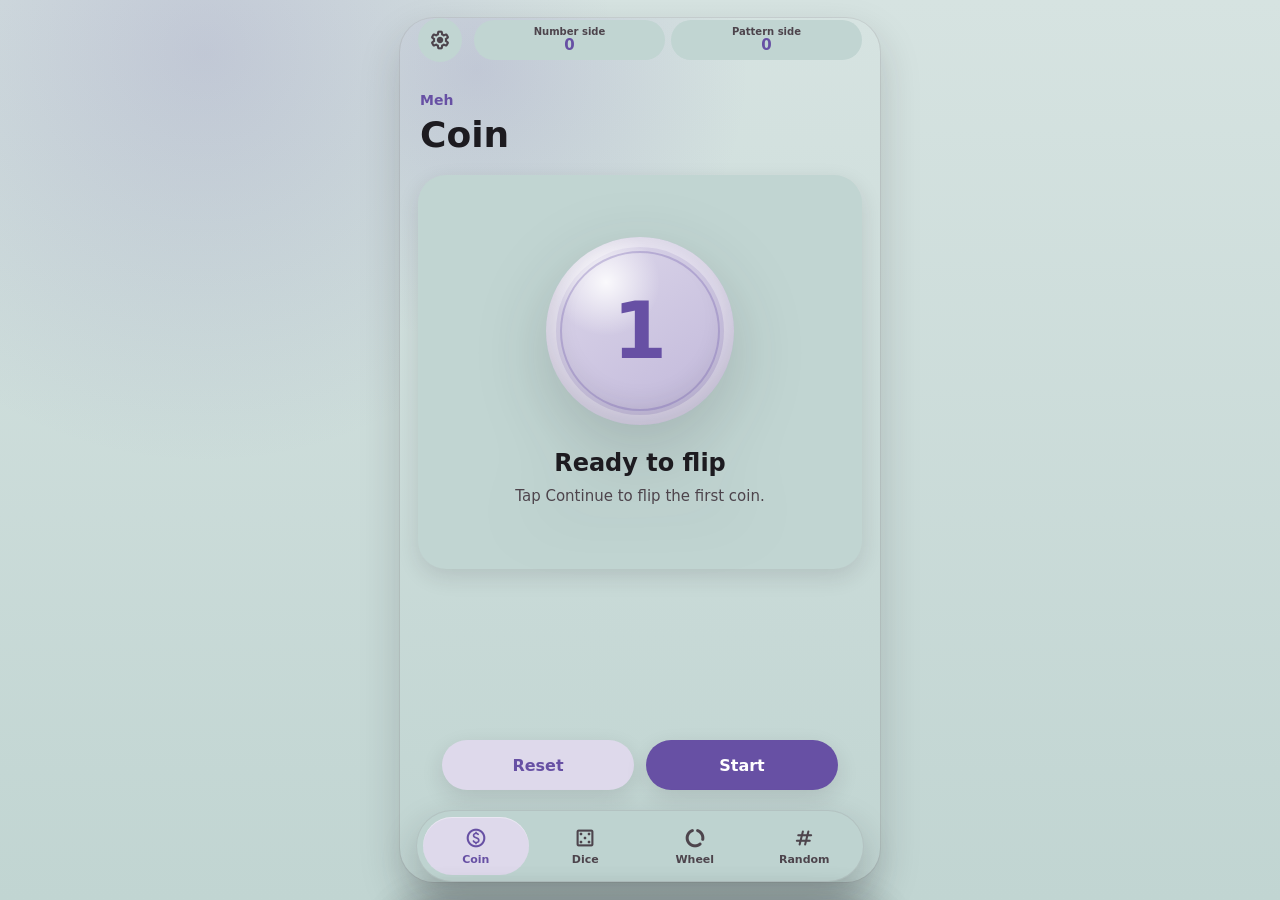
<file: index.html>
<!doctype html>
<html lang="zh-CN">
  <head>
    <meta charset="UTF-8" />
    <meta name="viewport" content="width=device-width, initial-scale=1, viewport-fit=cover" />
    <meta id="themeColorMeta" name="theme-color" content="#d6e3e1" />
    <meta name="color-scheme" content="light dark" />
    <meta name="meh-build" content="1.1.2-pwa-r4" />
    <meta name="apple-mobile-web-app-capable" content="yes" />
    <meta id="appleWebAppTitle" name="apple-mobile-web-app-title" content="随便吧" />
    <meta name="apple-mobile-web-app-status-bar-style" content="black-translucent" />
    <meta name="mobile-web-app-capable" content="yes" />
    <style>
      html,
      body {
        width: 100%;
        min-height: 100%;
        margin: 0;
        padding: 0;
      }

      html {
        background-color: #d6e3e1;
        background-image: none;
      }

      body {
        min-height: 100vh;
        background-color: #d6e3e1;
        background-image: none;
      }

      @supports (height: 100dvh) {
        body {
          min-height: 100dvh;
        }
      }
    </style>
    <title>随便吧</title>
    <link id="appManifest" rel="manifest" href="./manifest-zh.webmanifest?v=1.1.2-pwa-r4" />
    <script src="./platform.js?v=1.1.2-pwa-r4"></script>
    <script>
      (() => {
        const root = document.documentElement;
        const supportedLanguages = ["zh", "en", "ja", "kk"];
        const browserLanguage = (navigator.languages || [navigator.language || "en"])
          .map((language) => String(language).toLowerCase().split("-")[0])
          .find((language) => supportedLanguages.includes(language)) || "en";
        let language = browserLanguage;
        let savedSettings = {};

        try {
          savedSettings = JSON.parse(localStorage.getItem("meh-app-settings-v2") || "{}");
          if (supportedLanguages.includes(savedSettings.language)) language = savedSettings.language;
        } catch {
          // Keep the browser-derived language when storage is unavailable or invalid.
        }

        const platformClass = window.MehPlatform.current;

        const normalizeHex = (value, fallback) => /^#[0-9a-f]{6}$/i.test(String(value)) ? String(value) : fallback;
        const mixHex = (from, to, amount) => {
          const channels = (hex) => [1, 3, 5].map((start) => Number.parseInt(hex.slice(start, start + 2), 16));
          const a = channels(from);
          const b = channels(to);
          return `#${a.map((value, index) => Math.round(value * (1 - amount) + b[index] * amount).toString(16).padStart(2, "0")).join("")}`;
        };
        const background = normalizeHex(savedSettings.primaryThemeColor || savedSettings.themeColor, "#6b9c94");
        const accent = normalizeHex(savedSettings.secondaryThemeColor || savedSettings.themeColor, "#6750a4");
        const prefersDark = window.matchMedia?.("(prefers-color-scheme: dark)").matches;
        const isDark = savedSettings.darkMode === "dark" || (savedSettings.darkMode !== "light" && prefersDark);
        const surface = isDark ? mixHex(background, "#111014", 0.82) : mixHex(background, "#ffffff", 0.72);
        const surfaceContainer = isDark ? mixHex(background, "#1d1b20", 0.72) : mixHex(background, "#ffffff", 0.58);
        const surfaceContainerHigh = isDark ? mixHex(background, "#24212a", 0.66) : mixHex(background, "#ffffff", 0.48);
        root.classList.toggle("theme-dark", isDark);
        root.style.colorScheme = isDark ? "dark" : "light";
        root.style.setProperty("--primary", accent);
        root.style.setProperty("--surface", surface);
        root.style.setProperty("--surface-container", surfaceContainer);
        root.style.setProperty("--surface-container-high", surfaceContainerHigh);
        const themeMeta = document.querySelector("#themeColorMeta");
        if (themeMeta) {
          if (platformClass === "platform-ios-pwa") {
            themeMeta.remove();
          } else {
            themeMeta.content = surface;
          }
        }

        const isChinese = language === "zh";
        const appName = isChinese ? "随便吧" : "Meh";
        const pwaBuild = document.querySelector('meta[name="meh-build"]').content;
        document.documentElement.lang = isChinese ? "zh-CN" : language;
        document.title = appName;
        document.querySelector("#appleWebAppTitle").content = appName;
        document.querySelector("#appManifest").href = isChinese
          ? `./manifest-zh.webmanifest?v=${encodeURIComponent(pwaBuild)}`
          : `./manifest-meh.webmanifest?v=${encodeURIComponent(pwaBuild)}`;
      })();
    </script>
    <link
      rel="icon"
      type="image/x-icon"
      href="./favicon.ico?v=1.1.2-pwa-r4"
    />
    <link
      rel="shortcut icon"
      type="image/x-icon"
      href="./favicon.ico?v=1.1.2-pwa-r4"
    />
    <link
      rel="apple-touch-icon"
      href="./icons/meh_icon.png?v=1.1.2-pwa-r4"
    />
    <link rel="stylesheet" href="./style.css?v=1.1.2-pwa-r4" />
  </head>
  <body>
    <div id="viewport-background" aria-hidden="true"></div>

    <div class="phone-frame" id="app">
      <main class="app">
        <header class="top-bar" id="topBar">
          <button class="icon-button" id="settingsButton" type="button" aria-label="打开设置">
            <span class="material-symbols-rounded" aria-hidden="true">settings</span>
          </button>

          <div class="top-stats" id="topStats" aria-label="统计信息">
            <span class="material-symbols-rounded" aria-hidden="true">query_stats</span>
            <span>统计</span>
          </div>

          <button class="icon-button" id="featureButton" type="button" aria-label="功能按钮">
            <span class="material-symbols-rounded" aria-hidden="true">more_horiz</span>
          </button>
        </header>

        <section class="page-heading">
          <p class="app-name" id="appName">随便吧</p>
          <h1 id="pageTitle">抛硬币</h1>
        </section>

        <section class="page-card" id="pageContent" aria-live="polite"></section>
      </main>
    </div>

    <div class="page-actions" id="pageActions" hidden>
      <button class="pill-button pill-button-tonal" id="resetButton" type="button">清零</button>
      <button class="pill-button pill-button-filled" id="continueButton" type="button">继续</button>
    </div>

    <nav class="floating-dock bottom-nav-positioner" aria-label="主要功能">
      <div class="floating-dock-surface bottom-nav-surface">
        <div class="floating-dock-content bottom-nav-content">
          <div class="dock-indicator" id="dockIndicator" aria-hidden="true"></div>
          <button class="dock-item is-active" type="button" data-page="coin">
            <span class="material-symbols-rounded" aria-hidden="true">paid</span>
            <span data-nav-label="coin">抛硬币</span>
          </button>
          <button class="dock-item" type="button" data-page="dice">
            <span class="material-symbols-rounded" aria-hidden="true">casino</span>
            <span data-nav-label="dice">摇骰子</span>
          </button>
          <button class="dock-item" type="button" data-page="wheel">
            <span class="material-symbols-rounded" aria-hidden="true">data_usage</span>
            <span data-nav-label="wheel">大转盘</span>
          </button>
          <button class="dock-item" type="button" data-page="number">
            <span class="material-symbols-rounded" aria-hidden="true">tag</span>
            <span data-nav-label="number">随机数</span>
          </button>
        </div>
      </div>
    </nav>

    <div class="scrim" id="scrim" hidden></div>

    <aside class="settings-sheet" id="settingsSheet" aria-hidden="true" aria-labelledby="settingsTitle">
      <div class="sheet-header">
        <div>
          <h2 id="settingsTitle" data-i18n="settings">设置</h2>
        </div>
        <button class="icon-button sheet-close-button" id="closeSettingsButton" type="button" aria-label="关闭设置">
          <span class="material-symbols-rounded" aria-hidden="true">close</span>
        </button>
      </div>

      <section class="setting-card color-setting-card">
        <div class="setting-section-title">
          <span class="material-symbols-rounded setting-title-icon" aria-hidden="true">palette</span>
          <span class="setting-title" data-i18n="themeColor">主题颜色</span>
        </div>
        <div class="palette-panel">
          <div class="color-row">
            <span class="setting-title" data-i18n="primaryThemeColor">首选主题色（背景）</span>
          </div>
          <div class="swatch-grid" id="primarySwatches"></div>
          <div class="advanced-color-picker" id="primaryColorPicker" data-color-picker="primary" hidden>
            <span class="picker-field" aria-hidden="true">
              <span class="picker-dot"></span>
            </span>
            <input class="picker-hue-range" type="range" min="0" max="360" value="0" aria-label="Primary hue" />
            <span class="picker-hue" aria-hidden="true">
              <span class="picker-hue-thumb"></span>
            </span>
            <input class="color-input" id="primaryThemeColorInput" type="hidden" value="#6b9c94" />
          </div>

          <div class="color-row setting-row-gap-sm">
            <span class="setting-title" data-i18n="secondaryThemeColor">次选主题色（字体/按钮）</span>
          </div>
          <div class="swatch-grid" id="secondarySwatches"></div>
          <div class="advanced-color-picker" id="secondaryColorPicker" data-color-picker="secondary" hidden>
            <span class="picker-field" aria-hidden="true">
              <span class="picker-dot"></span>
            </span>
            <input class="picker-hue-range" type="range" min="0" max="360" value="0" aria-label="Secondary hue" />
            <span class="picker-hue" aria-hidden="true">
              <span class="picker-hue-thumb"></span>
            </span>
            <input class="color-input" id="secondaryThemeColorInput" type="hidden" value="#6750a4" />
          </div>
        </div>
      </section>

      <section class="setting-card">
        <div class="dark-mode-picker">
          <label class="editor-label language-label" for="darkModeMenuButton">
            <span class="material-symbols-rounded" aria-hidden="true">dark_mode</span>
            <span data-i18n="darkMode">深色模式</span>
          </label>

          <button class="editor-field language-menu-button" id="darkModeMenuButton" type="button" aria-haspopup="listbox" aria-expanded="false">
            <span id="darkModeMenuText">自动</span>
            <span class="material-symbols-rounded menu-arrow" aria-hidden="true">expand_more</span>
          </button>

          <div class="language-menu dark-mode-menu" id="darkModeMenu" role="listbox" hidden>
            <button type="button" role="option" data-dark-option="light" data-i18n="lightMode">浅色</button>
            <button type="button" role="option" data-dark-option="dark" data-i18n="darkModeOnly">深色</button>
            <button type="button" role="option" data-dark-option="auto" data-i18n="autoMode">自动</button>
          </div>
        </div>

        <select class="editor-field native-dark-mode-select" id="darkModeSelect" aria-hidden="true" tabindex="-1">
          <option value="light">浅色</option>
          <option value="dark">深色</option>
          <option value="auto">自动</option>
        </select>
      </section>

      <section class="setting-card">
        <div class="setting-section-title setting-section-title-spaced">
          <span class="material-symbols-rounded setting-title-icon" aria-hidden="true">tune</span>
          <span class="setting-title" data-i18n="personalization">界面布局</span>
        </div>

        <div class="setting-row">
          <label class="setting-title" for="uiScaleRange" data-i18n="displaySize">显示大小</label>
          <span class="setting-value" id="uiScaleValue">1.00</span>
        </div>
        <input class="range-input" id="uiScaleRange" type="range" min="0.85" max="1.25" step="0.01" value="1" />

        <div class="setting-row setting-row-gap-md">
          <label class="setting-title" for="topHeightRange" data-i18n="topHeight">顶部高度</label>
          <span class="setting-value" id="topHeightValue">0</span>
        </div>
        <input class="range-input" id="topHeightRange" type="range" min="0" max="56" step="1" value="0" />

        <div class="setting-row setting-row-gap-md">
          <label class="setting-title" for="dockThicknessRange" data-i18n="dockThickness">竖向厚度</label>
          <span class="setting-value" id="dockThicknessValue">58</span>
        </div>
        <input class="range-input" id="dockThicknessRange" type="range" min="46" max="76" step="1" value="58" />

        <div class="setting-row setting-row-gap-md">
          <label class="setting-title" for="dockSideGapRange" data-i18n="dockSideGap">左右边距</label>
          <span class="setting-value" id="dockSideGapValue">28</span>
        </div>
        <input class="range-input" id="dockSideGapRange" type="range" min="12" max="64" step="1" value="28" />

        <div class="setting-row setting-row-gap-md">
          <label class="setting-title" for="dockBottomGapRange" data-i18n="dockBottomGap">离底部距离</label>
          <span class="setting-value" id="dockBottomGapValue">18</span>
        </div>
        <input class="range-input" id="dockBottomGapRange" type="range" min="0" max="40" step="1" value="18" />
      </section>

      <section class="setting-card">
        <div class="setting-row wallpaper-title-row">
          <div class="setting-section-title">
            <span class="material-symbols-rounded setting-title-icon" aria-hidden="true">image</span>
            <span class="setting-title" data-i18n="backgroundImage">自定义背景图</span>
          </div>
          <button class="icon-button wallpaper-delete-toggle" id="wallpaperDeleteToggle" type="button" aria-label="清除当前壁纸" hidden>
            <span class="material-symbols-rounded" aria-hidden="true">delete</span>
          </button>
        </div>



        <div class="preset-wallpaper-grid" id="presetWallpaperGrid"></div>
        <input class="file-input" id="backgroundImageInput" type="file" accept="image/*" multiple />
        
        <div class="setting-row setting-row-gap-sm">
          <span class="setting-title setting-title-compact" data-i18n="backgroundOpacity">背景图透明度</span>
          <span class="setting-value" id="bgOpacityValue">0.50</span>
        </div>
        <input class="range-input" id="bgOpacityRange" type="range" min="0" max="1" step="0.01" value="0.5" />
        <button class="small-pill-button full-width control-gap-xs" id="clearBackgroundButton" type="button" data-i18n="clear">清除</button>
      </section>


      <section class="setting-card">
        <div class="language-picker">
          <label class="editor-label language-label" for="languageMenuButton">
            <span class="material-symbols-rounded" aria-hidden="true">language</span>
            <span data-i18n="language">语言</span>
          </label>
          <button class="editor-field language-menu-button" id="languageMenuButton" type="button" aria-haspopup="listbox" aria-expanded="false">
            <span id="languageMenuText">中文</span>
            <span class="material-symbols-rounded menu-arrow" aria-hidden="true">expand_more</span>
          </button>
          <div class="language-menu" id="languageMenu" role="listbox" hidden>
            <button type="button" role="option" data-lang-option="zh">中文</button>
            <button type="button" role="option" data-lang-option="en">English</button>
            <button type="button" role="option" data-lang-option="ja">日本語</button>
            <button type="button" role="option" data-lang-option="kk">Қазақша</button>
          </div>
        </div>
        <select class="editor-field native-language-select" id="languageSelect" aria-hidden="true" tabindex="-1">
          <option value="zh">中文</option>
          <option value="en">English</option>
          <option value="ja">日本語</option>
          <option value="kk">Қазақша</option>
        </select>
      </section>

      <section class="setting-card version-card" aria-labelledby="aboutVersionTitle">
        <div class="setting-section-title">
          <span class="material-symbols-rounded setting-title-icon" aria-hidden="true">info</span>
          <span class="setting-title" id="aboutVersionTitle" data-i18n="aboutVersion">关于 / 版本</span>
        </div>
        <div class="version-details">
          <span><span data-i18n="webVersion">Web 版本</span>：1.1.2</span>
          <span><span data-i18n="buildVersion">构建</span>：<span id="pwaBuildValue">1.1.2-pwa-r4</span></span>
          <span id="androidVersionDetail" hidden>Android：<span id="androidVersionValue"></span></span>
        </div>
        <a
          class="small-pill-button full-width project-link-button"
          id="githubProjectLink"
          href="https://github.com/AidanQiu/Meh"
          target="_blank"
          rel="noopener noreferrer"
        >
          <span class="material-symbols-rounded" aria-hidden="true">code</span>
          <span data-i18n="viewGithubProject">查看 GitHub 项目</span>
        </a>
        <button class="small-pill-button full-width project-link-button" id="checkUpdateButton" type="button">
          <span class="material-symbols-rounded" aria-hidden="true">system_update_alt</span>
          <span data-i18n="checkUpdate">检查更新</span>
        </button>
        <p class="update-status" id="pwaUpdateStatus" role="status" aria-live="polite"></p>
      </section>
    </aside>

    <aside class="editor-sheet" id="wheelEditorSheet" aria-hidden="true" aria-labelledby="wheelEditorTitle">
      <div class="sheet-header">
        <div>
          <p class="sheet-label" data-i18n="wheel">大转盘</p>
          <h2 id="wheelEditorTitle" data-i18n="wheelEditorTitle">编辑预设</h2>
        </div>
        <button class="icon-button sheet-close-button" id="closeWheelEditorButton" type="button" aria-label="关闭转盘编辑">
          <span class="material-symbols-rounded" aria-hidden="true">close</span>
        </button>
      </div>

      <section class="setting-group">
        <div class="editor-section-title">
          <h3 id="wheelPresetHeading" data-i18n="choosePreset">当前预设</h3>
          <button class="small-pill-button preset-add-button" id="addWheelPresetButton" type="button" data-i18n="add">添加</button>
        </div>
        <select class="editor-field" id="wheelPresetSelect" aria-labelledby="wheelPresetHeading"></select>
        <div class="preset-chip-list" id="wheelPresetList"></div>
      </section>

      <section class="setting-group">
        <label class="editor-label" for="wheelPresetName" data-i18n="saveName">保存名称</label>
        <input class="editor-field" id="wheelPresetName" type="text" value="默认转盘" />
      </section>

      <section class="setting-group">
        <label class="editor-label" for="wheelOptionCount" data-i18n="optionCount">选项数量</label>
        <input class="editor-field" id="wheelOptionCount" type="number" min="2" max="12" value="4" />
      </section>

      <section class="setting-group">
        <div class="editor-section-title">
          <h3 data-i18n="optionWeight">选项和权重</h3>
          <button class="small-pill-button" id="addWheelOptionButton" type="button" data-i18n="add">添加</button>
        </div>
        <div class="wheel-option-list" id="wheelOptionList"></div>
      </section>

      <button class="save-preset-button" id="saveWheelPresetButton" type="button" data-i18n="saveWheelPreset">保存当前转盘预设</button>
    </aside>

    <aside class="editor-sheet" id="numberSettingsSheet" aria-hidden="true" aria-labelledby="numberSettingsTitle">
      <div class="sheet-header">
        <div>
          <p class="sheet-label" data-i18n="number">随机数</p>
          <h2 id="numberSettingsTitle" data-i18n="tuneNumber">设置随机数范围</h2>
        </div>
        <button class="icon-button sheet-close-button" id="closeNumberSettingsButton" type="button" aria-label="关闭随机数设置">
          <span class="material-symbols-rounded" aria-hidden="true">close</span>
        </button>
      </div>

      <section class="setting-group">
        <label class="editor-label" for="numberMinInput" data-i18n="min">最小值</label>
        <input class="editor-field" id="numberMinInput" type="number" value="1" />
      </section>

      <section class="setting-group">
        <label class="editor-label" for="numberMaxInput" data-i18n="max">最大值</label>
        <input class="editor-field" id="numberMaxInput" type="number" value="100" />
      </section>

      <section class="setting-group">
        <label class="editor-label" for="numberCountInput" data-i18n="count">生成数量</label>
        <input class="editor-field" id="numberCountInput" type="number" min="1" max="50" value="1" />
      </section>

      <label class="checkbox-row">
        <input id="numberRepeatInput" type="checkbox" checked />
        <span data-i18n="allowRepeat">允许重复</span>
      </label>

      <button class="save-preset-button" id="saveNumberSettingsButton" type="button" data-i18n="settings">设置</button>
    </aside>

    <script src="./navigation-controller.js?v=1.1.2-pwa-r4" defer></script>
    <script src="./pwa-update.js?v=1.1.2-pwa-r4" defer></script>
    <script src="./app.js?v=1.1.2-pwa-r4" defer></script>
  </body>
</html>
</file>
<file: style.css>
:root {
  font-synthesis: none;
}

@font-face {
  font-family: "Material Symbols Rounded";
  src: url("./fonts/material-symbols-rounded.woff2?v=1.1.2-pwa-r4") format("woff2");
  font-display: block;
  font-style: normal;
  font-weight: 100 700;
}

:root {
  color-scheme: light;
  --ui-scale: 1;
  --primary: #6750a4;
  --on-primary: #ffffff;
  --primary-container: #ded9eb;
  --on-primary-container: #1d1b20;
  --surface: #d6e3e1;
  --surface-container: #c1d5d2;
  --surface-container-high: #b2cbc7;
  --on-surface: #1d1b20;
  --on-surface-variant: #4d444c;
  --outline: #7f747c;
  --dock-bg: rgba(255, 251, 255, 0.86);
  --radius-card: 28px;
  --radius-large: 36px;
  --shadow-1: 0 8px 22px rgba(29, 27, 32, 0.12);
  --shadow-2: 0 18px 42px rgba(29, 27, 32, 0.18);
  --shadow-3: 0 22px 34px rgba(29, 27, 32, 0.18);
  --ease: cubic-bezier(0.2, 0, 0, 1);
  --app-wallpaper-image: none;
  --app-wallpaper-opacity: 0.5;
  --app-background:
    radial-gradient(circle at 16% 6%, color-mix(in srgb, var(--primary) 18%, transparent), transparent 30%),
    linear-gradient(180deg, var(--surface) 0%, var(--surface-container) 100%);
  --app-background-size: auto, auto;
  --app-background-position: center, center;
  --app-background-repeat: no-repeat, no-repeat;
  --top-extra: 0px;
  --dock-thickness: 58px;
  --dock-side-gap: 28px;
  --dock-bottom-gap: 18px;
  /* Shared business UI consumes these neutral variables only. Platform layers own their values. */
  --content-inset-top: 0px;
  --content-inset-right: 0px;
  --content-inset-bottom: 0px;
  --content-inset-left: 0px;
  --android-inset-top: 0px;
  --android-inset-right: 0px;
  --android-inset-bottom: 0px;
  --android-inset-left: 0px;
  --dock-inline-start: max(var(--dock-side-gap), var(--content-inset-left));
  --dock-inline-end: max(var(--dock-side-gap), var(--content-inset-right));
  /* The user setting is the dock surface's exact physical distance from the viewport edge. */
  --dock-bottom-offset: var(--dock-bottom-gap);
  --bottom-nav-height: calc(
    calc(var(--dock-thickness) * var(--ui-scale))
    + 14px
  );
  --dock-outer-height: var(--bottom-nav-height);
  --page-actions-bottom: calc(
    var(--dock-bottom-offset)
    + var(--dock-outer-height)
    + 20px
  );
  --app-content-bottom-clearance: calc(
    var(--page-actions-bottom)
    + calc(70px * var(--ui-scale))
  );
  --app-height: 100vh;
}

@supports (height: 100dvh) {
  :root {
    --app-height: 100dvh;
  }
}

/* iOS standalone PWA adapter: this is the only scope allowed to read WebKit safe-area env(). */
:root.platform-ios-pwa {
  --content-inset-top: env(safe-area-inset-top, 0px);
  --content-inset-right: env(safe-area-inset-right, 0px);
  --content-inset-bottom: env(safe-area-inset-bottom, 0px);
  --content-inset-left: env(safe-area-inset-left, 0px);
}

html.platform-ios-pwa,
html.platform-ios-pwa body {
  overscroll-behavior-x: none;
}

/* Android WebView adapter: values are zero unless the edge-to-edge native host supplies them. */
:root.platform-android-app {
  --content-inset-top: var(--android-inset-top);
  --content-inset-right: var(--android-inset-right);
  --content-inset-bottom: var(--android-inset-bottom);
  --content-inset-left: var(--android-inset-left);
}

/* Normal browser fallback: no system-bar inset is inferred. */
:root.platform-browser {
  --content-inset-top: 0px;
  --content-inset-right: 0px;
  --content-inset-bottom: 0px;
  --content-inset-left: 0px;
}

* {
  box-sizing: border-box;
}
html {
  width: 100%;
  height: 100%;
  min-height: 100%;
  margin: 0;
  padding: 0;
  overflow-x: hidden;
  overflow-y: auto;
  background-color: var(--surface);
  background-image: var(--app-background);
  background-size: var(--app-background-size);
  background-position: var(--app-background-position);
  background-repeat: var(--app-background-repeat);
}

body {
  position: static;
  inset: auto;
  -webkit-user-select: none;
  user-select: none;
  -webkit-touch-callout: none;
  overscroll-behavior-y: none;
  width: 100%;
  min-height: 100vh;
  min-height: 100dvh;
  min-height: var(--app-height);
  height: auto;
  margin: 0;
  padding: 0;
  overflow-x: hidden;
  background-color: var(--surface);
  background-image: var(--app-background);
  background-size: var(--app-background-size);
  background-position: var(--app-background-position);
  background-repeat: var(--app-background-repeat);
  color: var(--on-surface);
  font-family: "Google Sans", Roboto, system-ui, sans-serif;
  isolation: isolate;
}

#viewport-background {
  position: fixed;
  inset: 0;
  z-index: 0;
  width: auto;
  height: auto;
  background-color: var(--surface);
  background-image: var(--app-background);
  background-size: var(--app-background-size);
  background-position: var(--app-background-position);
  background-repeat: var(--app-background-repeat);
  pointer-events: none;
  transform: none;
  filter: none;
  contain: none;
  will-change: auto;
}

#viewport-background::before {
  content: "";
  position: absolute;
  inset: 0;
  background-image: var(--app-wallpaper-image);
  background-position: center;
  background-repeat: no-repeat;
  background-size: cover;
  opacity: var(--app-wallpaper-opacity);
  pointer-events: none;
}

button {
  border: 0;
  font: inherit;
  cursor: pointer;
  -webkit-tap-highlight-color: transparent;
}

h1,
h2,
h3,
p {
  margin: 0;
}

.material-symbols-rounded {
  font-family: "Material Symbols Rounded";
  font-size: calc(22px * var(--ui-scale));
  font-feature-settings: "liga";
  font-style: normal;
  font-weight: 500;
  font-variation-settings: "FILL" 1, "wght" 500, "GRAD" 0, "opsz" 24;
  letter-spacing: 0;
  line-height: 1;
  text-transform: none;
  white-space: nowrap;
  word-wrap: normal;
  -webkit-font-smoothing: antialiased;
}

.material-symbols-rounded svg {
  display: block;
  width: 1em;
  height: 1em;
  fill: currentColor;
  pointer-events: none;
}

.phone-frame {
  position: relative;
  inset: auto;
  z-index: 2;
  width: min(100vw, 480px);
  min-height: 100vh;
  min-height: var(--app-height);
  height: auto;
  max-height: none;
  margin: 0 auto;
  background-color: var(--surface);
  background-image: var(--app-background);
  background-size: var(--app-background-size);
  background-position: var(--app-background-position);
  background-repeat: var(--app-background-repeat);
  box-shadow: 0 0 0 1px rgba(127, 116, 124, 0.14), var(--shadow-2);
  overflow: hidden;
}

#app {
  background-color: var(--surface);
}

.phone-frame::before {
  content: "";
  position: absolute;
  inset: 0;
  z-index: 0;
  background-image: var(--app-wallpaper-image);
  background-position: center;
  background-repeat: no-repeat;
  background-size: cover;
  opacity: var(--app-wallpaper-opacity);
  pointer-events: none;
}

@media (hover: none), (pointer: coarse) {
  .phone-frame {
    width: 100vw;
    max-width: none;
  }
}

:root.platform-ios-pwa .phone-frame,
:root.platform-android-app .phone-frame {
  width: 100vw;
  max-width: none;
}

@media (max-width: 480px) {
  .phone-frame {
    box-shadow: none;
  }
}

.app {
  min-height: 100%;
  min-height: var(--app-height);
  height: auto;
  padding-top: calc(var(--content-inset-top) + var(--top-extra));

  padding-left: max(
    calc(18px * var(--ui-scale)),
    var(--content-inset-left)
  );

  padding-right: max(
    calc(18px * var(--ui-scale)),
    var(--content-inset-right)
  );

  padding-bottom: var(--app-content-bottom-clearance);
  position: relative;
  z-index: 2;
  overflow: hidden;
}

html.page-scroll-locked,
html.page-scroll-locked body {
  overflow: hidden;
  overscroll-behavior: none;
}

#viewport-background.is-repainting,
.floating-dock.is-repainting {
  opacity: 0.9999;
  will-change: opacity;
}

.top-bar {
  display: grid;
  grid-template-columns: calc(44px * var(--ui-scale)) 1fr calc(44px * var(--ui-scale));
  align-items: center;
  gap: 12px;
}

.top-bar.no-feature {
  grid-template-columns: calc(44px * var(--ui-scale)) 1fr;
}

#featureButton[hidden] {
  display: none;
}

.icon-button {
  display: grid;
  width: calc(44px * var(--ui-scale));
  height: calc(44px * var(--ui-scale));
  place-items: center;
  border-radius: 999px;
  background: var(--surface-container);
  color: var(--on-surface-variant);
  transition:
    transform 180ms var(--ease),
    background-color 180ms var(--ease),
    color 180ms var(--ease);
}

.icon-button.is-feature-active {
  background: var(--primary-container);
  color: var(--primary);
}

.sheet-close-button {
  background: var(--primary-container);
  color: var(--primary);
}

@media (hover: hover) {
  .sheet-close-button:hover {
    background: color-mix(in srgb, var(--primary-container) 82%, var(--primary));
    color: var(--on-primary-container);
  }
}

.sheet-close-button:focus-visible {
  outline: 3px solid color-mix(in srgb, var(--primary) 58%, transparent);
  outline-offset: 2px;
}

.sheet-close-button:active {
  background: color-mix(in srgb, var(--primary-container) 68%, var(--primary));
  color: var(--on-primary-container);
}

.theme-dark .sheet-close-button {
  background: var(--primary-container);
  color: var(--primary);
}

.icon-button:active,
.dock-item:active,
.pill-button:active {
  transform: scale(0.96);
}

.top-stats {
  display: inline-flex;
  min-width: 0;
  height: calc(40px * var(--ui-scale));
  align-items: center;
  justify-content: center;
  gap: 6px;
  border-radius: 999px;
  background: var(--surface-container);
  color: var(--on-surface-variant);
  font-size: calc(13px * var(--ui-scale));
  font-weight: 700;
}

.top-stats.is-coin {
  display: grid;
  grid-template-columns: repeat(2, minmax(0, 1fr));
  gap: 6px;
  height: auto;
  min-height: calc(40px * var(--ui-scale));
  background: transparent;
}

.top-stat-item {
  display: grid;
  min-width: 0;
  min-height: calc(40px * var(--ui-scale));
  align-content: center;
  border-radius: 999px;
  background: var(--surface-container);
  padding: 5px 8px;
  text-align: center;
}

.top-stat-label {
  color: var(--on-surface-variant);
  font-size: calc(10px * var(--ui-scale));
  font-weight: 700;
}

.top-stat-value {
  color: var(--primary);
  font-size: calc(15px * var(--ui-scale));
  font-weight: 700;
  line-height: 1.1;
}

.top-stats.is-dice,
.top-stats.is-number-single {
  display: flex;
  height: calc(42px * var(--ui-scale));
  justify-content: flex-start;
  gap: 6px;
  overflow-x: auto;
  background: transparent;
  scrollbar-width: none;
  -webkit-overflow-scrolling: touch;
}

.top-stats.is-dice::-webkit-scrollbar,
.top-stats.is-number-single::-webkit-scrollbar {
  display: none;
}

.top-stats.is-wheel,
.top-stats.is-number-group {
  position: relative;
  display: block;
  height: auto;
  overflow: visible;
  background: transparent;
}

.wheel-last-button {
  display: inline-flex;
  width: 100%;
  min-height: calc(40px * var(--ui-scale));
  align-items: center;
  justify-content: center;
  gap: 6px;
  border-radius: 999px;
  background: var(--surface-container);
  color: var(--primary);
  padding: 0 12px;
  font-size: calc(13px * var(--ui-scale));
  font-weight: 700;
}

.wheel-history-menu {
  position: absolute;
  top: calc(46px * var(--ui-scale));
  right: 0;
  left: 0;
  z-index: 7;
  display: none;
  max-height: calc(220px * var(--ui-scale));
  overflow-y: auto;
  border-radius: 20px;
  background: var(--surface);
  box-shadow: var(--shadow-2);
  padding: 8px;
}

.top-stats.is-wheel.is-expanded .wheel-history-menu,
.top-stats.is-number-group.is-expanded .wheel-history-menu {
  display: grid;
  gap: 6px;
}

.wheel-history-item {
  border-radius: 16px;
  background: var(--surface-container);
  color: var(--on-surface);
  padding: 10px 12px;
  font-size: calc(13px * var(--ui-scale));
  font-weight: 700;
  text-align: left;
}

.dice-history-chip {
  display: inline-flex;
  min-width: calc(40px * var(--ui-scale));
  height: calc(40px * var(--ui-scale));
  flex: 0 0 auto;
  align-items: center;
  justify-content: center;
  border-radius: 999px;
  background: var(--surface-container);
  color: var(--primary);
  font-size: calc(16px * var(--ui-scale));
  font-weight: 700;
}

.dice-history-empty {
  display: inline-flex;
  height: calc(40px * var(--ui-scale));
  flex: 0 0 auto;
  align-items: center;
  justify-content: center;
  border-radius: 999px;
  background: var(--surface-container);
  color: var(--on-surface-variant);
  padding: 0 14px;
  font-size: calc(13px * var(--ui-scale));
  font-weight: 700;
}

.number-history-chip {
  display: inline-flex;
  min-width: calc(46px * var(--ui-scale));
  height: calc(40px * var(--ui-scale));
  flex: 0 0 auto;
  align-items: center;
  justify-content: center;
  border-radius: 999px;
  background: var(--surface-container);
  color: var(--primary);
  padding: 0 12px;
  font-size: calc(15px * var(--ui-scale));
  font-weight: 700;
}

.page-heading {
  padding: calc(30px * var(--ui-scale)) 2px calc(20px * var(--ui-scale));
}

.app-name {
  margin-bottom: 8px;
  color: var(--primary);
  font-size: calc(14px * var(--ui-scale));
  font-weight: 700;
}

.page-heading h1 {
  font-size: calc(36px * var(--ui-scale));
  line-height: 1.08;
  letter-spacing: 0;
}

.page-card {
  display: grid;
  min-height: calc(300px * var(--ui-scale));
  place-items: center;
  border-radius: var(--radius-card);
  background: var(--surface-container);
  padding: calc(28px * var(--ui-scale));
  box-shadow: var(--shadow-1);
  text-align: center;
}

.placeholder-icon {
  display: grid;
  width: calc(96px * var(--ui-scale));
  height: calc(96px * var(--ui-scale));
  margin: 0 auto 18px;
  place-items: center;
  border-radius: 50%;
  background: var(--primary-container);
  color: var(--primary);
}

.placeholder-icon .material-symbols-rounded {
  font-size: calc(42px * var(--ui-scale));
}

.placeholder-title {
  margin-bottom: 8px;
  font-size: calc(22px * var(--ui-scale));
  font-weight: 700;
}

.placeholder-copy {
  color: var(--on-surface-variant);
  font-size: calc(15px * var(--ui-scale));
  line-height: 1.5;
}

.coin-stage {
  display: grid;
  width: 100%;
  min-height: calc(338px * var(--ui-scale));
  place-items: center;
  perspective: 900px;
}
.coin-content {
  display: grid;
  justify-items: center;
  filter: drop-shadow(0 22px 34px rgba(29, 27, 32, 0.18));
}

.coin {
  position: relative;
  width: calc(188px * var(--ui-scale));
  height: calc(188px * var(--ui-scale));
  border-radius: 50%;
  --coin-start-rotation: 0deg;
  --coin-end-rotation: 1080deg;
  background:
    radial-gradient(circle at 32% 24%, rgba(255, 255, 255, 0.88), transparent 28%),
    linear-gradient(145deg, var(--primary-container), color-mix(in srgb, var(--primary) 42%, #ffffff));
  box-shadow:
    inset 0 -12px 30px rgba(29, 27, 32, 0.14),
    inset 0 0 0 10px rgba(255, 255, 255, 0.36);
  color: var(--primary);
  transform-style: preserve-3d;
  will-change: transform;
}

.coin-number {
  font-size: calc(78px * var(--ui-scale));
  font-weight: 700;
  line-height: 1;
  transform: translateZ(2px);
}

.coin-pattern {
  transform: rotateY(180deg) translateZ(2px);
}

.coin::after {
  position: absolute;
  inset: 14px;
  border: 2px solid color-mix(in srgb, var(--primary) 28%, transparent);
  border-radius: 50%;
  content: "";
}

.coin.is-flipping {
  animation-duration: 1450ms;
  animation-fill-mode: forwards;
  animation-timing-function: cubic-bezier(0.24, 0.72, 0.18, 1);
}

/* 抛到图案面 */
@keyframes coin-flip-to-pattern {
  0% {
    transform: rotateY(var(--coin-start-rotation)) rotateZ(0deg) scale(1);
  }
  30% {
    transform: rotateY(535deg) rotateZ(-5deg) scale(1.08);
  }
  68% {
    transform: rotateY(1145deg) rotateZ(3deg) scale(1.01);
  }
  100% {
    transform: rotateY(1260deg) rotateZ(0deg) scale(1);
  }
}

/* 抛到数字面 */
@keyframes coin-flip-to-number {
  0% {
    transform: rotateY(var(--coin-start-rotation)) rotateZ(0deg) scale(1);
  }
  30% {
    transform: rotateY(715deg) rotateZ(-5deg) scale(1.08);
  }
  68% {
    transform: rotateY(990deg) rotateZ(3deg) scale(1.01);
  }
  100% {
    transform: rotateY(1080deg) rotateZ(0deg) scale(1);
  }
}
.coin.is-flipping.flip-to-number {
  animation-name: coin-flip-to-number;
}

.coin.is-flipping.flip-to-pattern {
  animation-name: coin-flip-to-pattern;
}

.coin-face {
  position: absolute;
  inset: 0;
  display: grid;
  place-items: center;
  border-radius: 50%;
  -webkit-backface-visibility: hidden;
  backface-visibility: hidden;
  transform-style: preserve-3d;
}


.coin-meh-face {
  position: relative;
  z-index: 1;
  width: calc(150px * var(--ui-scale));
  height: calc(105px * var(--ui-scale));
  color: color-mix(in srgb, var(--primary) 82%, var(--on-surface));
  filter: drop-shadow(0 3px 5px rgba(29, 27, 32, 0.16));

  /* 整个表情上下位置：数字越大，整体越往下 */
  transform: translateY(calc(2px * var(--ui-scale)));
}

.meh-eye {
  position: absolute;

  /* 眼睛上下位置：数字越大，眼睛越靠下 */
  top: calc(28px * var(--ui-scale));

  width: calc(54px * var(--ui-scale));
  height: calc(34px * var(--ui-scale));
}

.meh-eye-left {
  left: calc(12px * var(--ui-scale));
}

.meh-eye-right {
  right: calc(12px * var(--ui-scale));
}

/* 眼睛上面的横条 */
.meh-eye::before {
  position: absolute;
  left: 0;
  top: 0;
  width: calc(54px * var(--ui-scale));
  height: calc(13px * var(--ui-scale));
  border-radius: 999px;
  background: currentColor;
  content: "";
}

/* 眼睛下面的小半圆：这里已经改小 */
.meh-eye::after {
  position: absolute;
  left: calc(17px * var(--ui-scale));
  top: calc(10px * var(--ui-scale));
  width: calc(20px * var(--ui-scale));
  height: calc(18px * var(--ui-scale));
  border-radius: 0 0 999px 999px;
  background: currentColor;
  content: "";
}

.meh-mouth {
  position: absolute;
  left: 50%;

  /* 嘴巴上下位置：数字越小越靠下，可以用负数 */
  bottom: calc(3px * var(--ui-scale));

  width: calc(66px * var(--ui-scale));
  height: calc(13px * var(--ui-scale));
  border-radius: 999px;
  background: currentColor;
  transform: translateX(-50%);
}

.coin[data-side="pattern"] {
  transform: rotateY(180deg);
}

.coin.is-flipping[data-side="pattern"],
.coin.is-flipping[data-side="number"] {
  transform: rotateY(var(--coin-start-rotation));
}

.coin-result {
  margin-top: calc(24px * var(--ui-scale));
  color: var(--on-surface);
  font-size: calc(24px * var(--ui-scale));
  font-weight: 700;
}

.coin-hint {
  margin-top: 8px;
  color: var(--on-surface-variant);
  font-size: calc(15px * var(--ui-scale));
  line-height: 1.5;
}

.dice-stage {
  display: grid;
  width: 100%;
  min-height: calc(338px * var(--ui-scale));
  place-items: center;
  perspective: 900px;
}

.dice-content {
  display: grid;
  justify-items: center;
}

.dice {
  display: grid;
  width: calc(176px * var(--ui-scale));
  height: calc(176px * var(--ui-scale));
  grid-template-columns: repeat(3, 1fr);
  grid-template-rows: repeat(3, 1fr);
  gap: calc(12px * var(--ui-scale));
  border-radius: var(--radius-large);
  background:
    radial-gradient(circle at 28% 22%, rgba(255, 255, 255, 0.9), transparent 26%),
    linear-gradient(145deg, var(--surface), var(--primary-container));
  box-shadow:
    inset 0 -12px 26px rgba(29, 27, 32, 0.1),
    inset 0 0 0 2px rgba(255, 255, 255, 0.65),
    var(--shadow-3);
  padding: calc(28px * var(--ui-scale));
  transform-style: preserve-3d;
}

.dice.is-rolling {
  animation: dice-roll 2000ms cubic-bezier(0.22, 0.78, 0.18, 1);
}

@keyframes dice-roll {
  0% {
    transform: rotateX(0deg) rotateY(0deg) rotateZ(0deg) scale(1);
  }

  16% {
    transform: rotateX(145deg) rotateY(90deg) rotateZ(12deg) scale(1.06);
  }

  38% {
    transform: rotateX(370deg) rotateY(250deg) rotateZ(-14deg) scale(1.1);
  }

  64% {
    transform: rotateX(650deg) rotateY(500deg) rotateZ(10deg) scale(1.03);
  }

  84% {
    transform: rotateX(820deg) rotateY(650deg) rotateZ(-5deg) scale(0.985);
  }

  100% {
    transform: rotateX(900deg) rotateY(720deg) rotateZ(0deg) scale(1);
  }
}

.dice-dot {
  width: calc(22px * var(--ui-scale));
  height: calc(22px * var(--ui-scale));
  place-self: center;
  border-radius: 50%;
  background: var(--primary);
  box-shadow: inset 0 -3px 8px rgba(29, 27, 32, 0.2);
}

.dice-result {
  margin-top: calc(24px * var(--ui-scale));
  color: var(--on-surface);
  font-size: calc(24px * var(--ui-scale));
  font-weight: 700;
}

.dice-hint {
  margin-top: 8px;
  color: var(--on-surface-variant);
  font-size: calc(15px * var(--ui-scale));
  line-height: 1.5;
}

.wheel-stage {
  display: grid;
  width: 100%;
  min-height: calc(338px * var(--ui-scale));
  place-items: center;
}

.wheel-content {
  display: grid;
  justify-items: center;
}

.wheel-wrap {
  position: relative;
  display: grid;
  width: calc(246px * var(--ui-scale));
  height: calc(246px * var(--ui-scale));
  place-items: center;
}

/* 转盘指针：只保留向下箭头 */
.wheel-pointer {
  position: absolute;
  top: calc(-16px * var(--ui-scale));
  left: 50%;
  z-index: 3;
  display: grid;
  width: calc(44px * var(--ui-scale));
  height: calc(44px * var(--ui-scale));
  place-items: center;
  background: transparent;
  box-shadow: none;
  border-radius: 0;
  color: var(--primary);
  transform: translateX(-50%);
}

.wheel-pointer::before {
  content: "keyboard_arrow_down";
  font-family: "Material Symbols Rounded";
  font-size: calc(42px * var(--ui-scale));
  font-weight: 700;
  line-height: 1;
  text-shadow: 0 4px 10px rgba(29, 27, 32, 0.18);
}

.wheel-pointer::after {
  display: none;
  content: none;
}
.wheel-svg {
  width: 100%;
  height: 100%;
  border-radius: 50%;
  filter: drop-shadow(0 22px 30px rgba(29, 27, 32, 0.2));
  transition: transform var(--wheel-duration, 3000ms) cubic-bezier(0.05, 0.74, 0.12, 1);
}

.wheel-hub {
  position: absolute;
  display: grid;
  width: calc(58px * var(--ui-scale));
  height: calc(58px * var(--ui-scale));
  place-items: center;
  border: 6px solid var(--surface);
  border-radius: 50%;
  background: var(--primary);
  color: var(--on-primary);
  box-shadow: var(--shadow-1);
}

.wheel-result {
  margin-top: calc(24px * var(--ui-scale));
  color: var(--on-surface);
  font-size: calc(24px * var(--ui-scale));
  font-weight: 700;
}

.wheel-hint {
  margin-top: 8px;
  color: var(--on-surface-variant);
  font-size: calc(15px * var(--ui-scale));
  line-height: 1.5;
}

.number-stage {
  display: grid;
  width: 100%;
  min-height: calc(338px * var(--ui-scale));
  place-items: center;
}

.number-content {
  display: grid;
  justify-items: center;
}

.number-display {
  display: grid;
  min-width: calc(188px * var(--ui-scale));
  min-height: calc(188px * var(--ui-scale));
  place-items: center;
  border-radius: var(--radius-large);
  background:
    radial-gradient(circle at 30% 22%, rgba(255, 255, 255, 0.88), transparent 28%),
    linear-gradient(145deg, var(--primary-container), var(--surface));
  color: var(--primary);
  box-shadow:
    inset 0 -12px 28px rgba(29, 27, 32, 0.1),
    var(--shadow-3);
  padding: calc(22px * var(--ui-scale));
}

.number-display.is-pop {
  animation: number-pop 420ms var(--ease) both;
}

@keyframes number-pop {
  0% {
    opacity: 0.65;
    transform: translateY(calc(8px * var(--ui-scale))) scale(0.94);
  }

  55% {
    opacity: 1;
    transform: translateY(calc(-3px * var(--ui-scale))) scale(1.045);
  }

  100% {
    opacity: 1;
    transform: translateY(0) scale(1);
  }
}

.number-display-single {
  font-size: calc(76px * var(--ui-scale));
  font-weight: 700;
  line-height: 1;
}

.number-display-group {
  display: flex;
  max-width: calc(246px * var(--ui-scale));
  flex-wrap: wrap;
  justify-content: center;
  gap: 10px;
}

.number-result-chip {
  border-radius: 999px;
  background: var(--surface);
  color: var(--primary);
  padding: 10px 14px;
  font-size: calc(20px * var(--ui-scale));
  font-weight: 700;
  box-shadow: inset 0 0 0 1px rgba(127, 116, 124, 0.16);
}

.number-result {
  margin-top: calc(24px * var(--ui-scale));
  color: var(--on-surface);
  font-size: calc(24px * var(--ui-scale));
  font-weight: 700;
}

.number-hint {
  margin-top: 8px;
  color: var(--on-surface-variant);
  font-size: calc(15px * var(--ui-scale));
  line-height: 1.5;
}

.page-actions {
  position: fixed;
  left: 50%;
  bottom: var(--page-actions-bottom);
  z-index: 6;
  display: grid;
  width: min(calc(100vw - 56px), 396px);
  grid-template-columns: repeat(2, minmax(0, 1fr));
  gap: 12px;
  transform: translateX(-50%);
}

.page-actions[hidden] {
  display: none;
}

.pill-button {
  min-height: calc(50px * var(--ui-scale));
  border-radius: 999px;
  font-weight: 700;
  box-shadow: var(--shadow-1);
  transition:
    transform 180ms var(--ease),
    background-color 180ms var(--ease),
    color 180ms var(--ease),
    opacity 180ms var(--ease);
}

.pill-button:disabled {
  cursor: default;
  opacity: 0.68;
}

.pill-button-filled {
  background: var(--primary);
  color: var(--on-primary);
}

.pill-button-tonal {
  background: var(--primary-container);
  color: var(--primary);
}

.floating-dock {
  --dock-indicator-x: 8px;
  --dock-indicator-w: 0px;
  position: fixed;
  left: var(--dock-inline-start);
  right: var(--dock-inline-end);
  bottom: var(--dock-bottom-offset);
  z-index: 6;
  width: auto;
  height: var(--bottom-nav-height);
  max-width: 448px;
  margin-inline: auto;
  padding: 0;
  pointer-events: none;
}

.floating-dock-surface {
  position: relative;
  width: 100%;
  height: 100%;
  border: 1px solid rgba(127, 116, 124, 0.18);
  border-radius: 999px;
  background: var(--dock-bg);
  padding: 6px;
  box-shadow: 0 16px 36px rgba(29, 27, 32, 0.22);
  backdrop-filter: blur(18px);
  pointer-events: auto;
  touch-action: none;
  user-select: none;
}

.floating-dock-content {
  position: relative;
  display: grid;
  width: 100%;
  height: 100%;
  grid-template-columns: repeat(4, minmax(0, 1fr));
  align-items: stretch;
  gap: 4px;
}

.floating-dock.is-dragging {
  cursor: grabbing;
}

.dock-item {
  display: grid;
  min-width: 0;
  min-height: 0;
  height: 100%;
  align-content: center;
  justify-items: center;
  gap: 4px;
  border-radius: 999px;
  background: transparent;
  color: var(--on-surface-variant);
  font-size: calc(11px * var(--ui-scale));
  font-weight: 700;
  touch-action: none;
  user-select: none;
  transition:
    background-color 180ms var(--ease),
    color 180ms var(--ease);
  z-index: 1;
}

.dock-item.is-active {
  color: var(--primary);
}

.dock-indicator {
  position: absolute;
  top: 0;
  bottom: 0;
  left: 0;
  width: var(--dock-indicator-w);
  border-radius: 999px;
  background: var(--primary-container);
  box-shadow: inset 0 1px rgba(255, 255, 255, 0.36);
  transform: translateX(var(--dock-indicator-x));
  transition:
    transform 220ms var(--ease),
    width 220ms var(--ease),
    background-color 180ms var(--ease);
  pointer-events: none;
}

.floating-dock.is-dragging .dock-indicator {
  transition: none;
}

.dock-item span:last-child {
  max-width: 100%;
  overflow: hidden;
  padding: 0 4px;
  font-size: clamp(9px, calc(11px * var(--ui-scale)), 11px);
  text-overflow: ellipsis;
  white-space: nowrap;
}

.scrim {
  position: fixed;
  inset: 0;
  z-index: 8;
  background: rgba(29, 27, 32, 0.36);
  backdrop-filter: blur(8px);
  opacity: 0;
  transition: opacity 180ms var(--ease);
}

.scrim.is-open {
  opacity: 1;
}

.settings-sheet,
.editor-sheet {
  --sheet-bottom-padding: max(28px, calc(var(--content-inset-bottom) + 24px));
  position: fixed;
  right: 0;
  bottom: 0;
  left: 0;
  z-index: 9;
  width: min(100vw, 480px);
  margin-inline: auto;
  border-radius: 34px 34px 0 0;
  background: color-mix(in srgb, var(--surface) 94%, var(--primary-container));
  max-height: min(85vh, 740px);
  overflow-y: auto;
  padding: 18px 18px var(--sheet-bottom-padding);
  box-shadow: 0 -18px 42px rgba(29, 27, 32, 0.22);
  overscroll-behavior: contain;
  touch-action: pan-y;
  will-change: transform;
  transform: translateY(105%);
  transition: transform 260ms var(--ease);
  scroll-padding-bottom: max(88px, calc(var(--content-inset-bottom) + 72px));
  -webkit-overflow-scrolling: touch;
}

.settings-sheet.is-open,
.editor-sheet.is-open {
  transform: translateY(0);
}

.settings-sheet.is-transition-suppressed,
.editor-sheet.is-transition-suppressed,
.scrim.is-transition-suppressed {
  transition: none;
}

.settings-sheet.is-closing,
.editor-sheet.is-closing {
  pointer-events: none;
}

.sheet-header {
  display: flex;
  align-items: center;
  justify-content: space-between;
  gap: 16px;
}

.sheet-label {
  margin-bottom: 4px;
  color: var(--primary);
  font-size: 13px;
  font-weight: 700;
}

.sheet-header h2 {
  font-size: calc(24px * var(--ui-scale));
  letter-spacing: 0;
}

.setting-group {
  margin-top: 24px;
}

.setting-card {
  display: grid;
  gap: 12px;
  margin-top: 16px;
  border-radius: 26px;
  background: var(--surface-container);
  padding: 16px;
  box-shadow: var(--shadow-1);
}

.color-row {
  display: flex;
  align-items: center;
  justify-content: space-between;
  gap: 14px;
}

.setting-line,
.setting-row {
  display: flex;
  align-items: center;
  justify-content: space-between;
  gap: 14px;
}

.setting-title {
  display: block;
  color: var(--on-surface);
  font-size: calc(15px * var(--ui-scale));
  font-weight: 700;
}

.setting-copy,
.setting-value {
  color: var(--on-surface-variant);
  font-size: calc(13px * var(--ui-scale));
  font-weight: 700;
}

.version-card {
  margin-bottom: 4px;
}

.version-details {
  display: grid;
  gap: 5px;
  color: var(--on-surface-variant);
  font-size: calc(13px * var(--ui-scale));
  font-weight: 650;
}

.update-status {
  min-height: 1.25em;
  margin: 0;
  color: var(--on-surface-variant);
  font-size: calc(12px * var(--ui-scale));
  text-align: center;
}

.project-link-button {
  display: inline-flex;
  align-items: center;
  justify-content: center;
  gap: 8px;
  text-decoration: none;
}

.project-link-button .material-symbols-rounded {
  font-size: calc(18px * var(--ui-scale));
}



.advanced-color-picker,
.swatch-button {
  display: grid;
  place-items: center;
  border-radius: 999px;
}

.advanced-color-picker[hidden] {
  display: none;
}

.color-setting-card {
  gap: 16px;
  background: var(--surface-container);
}

.palette-panel {
  display: grid;
  gap: 16px;
  border: none;
  background: transparent;
  padding: 0;
  box-shadow: none;
}

.advanced-color-picker {
  --picker-color: var(--primary);
  --hue-color: var(--primary);
  --picker-x: 54%;
  --picker-y: 48%;
  position: relative;
  place-items: stretch;
  gap: 12px;
  overflow: visible;
  border: 1px solid rgba(127, 116, 124, 0.16);
  border-radius: 24px;
  background: var(--surface-container-high);
  padding: 16px;
  box-shadow: var(--shadow-2);
  cursor: pointer;
  margin-top: 4px;
}

.picker-field {
  position: relative;
  display: block;
  width: 100%;
  min-height: 132px;
  overflow: hidden;
  border-radius: 15px;
  background:
    linear-gradient(180deg, rgba(255, 255, 255, 0.92), transparent 48%, rgba(0, 0, 0, 0.9)),
    linear-gradient(90deg, #ffffff, var(--hue-color));
  touch-action: none;
}

.picker-field::after {
  position: absolute;
  inset: 0;
  background: radial-gradient(circle at var(--picker-x) var(--picker-y), color-mix(in srgb, var(--picker-color) 76%, transparent), transparent 16%);
  content: "";
}

.picker-dot {
  position: absolute;
  top: var(--picker-y);
  left: var(--picker-x);
  z-index: 1;
  width: 26px;
  height: 26px;
  border: 4px solid #ffffff;
  border-radius: 50%;
  box-shadow: 0 2px 8px rgba(29, 27, 32, 0.38);
  transform: translate(-50%, -50%);
}

.picker-hue {
  position: relative;
  display: block;
  width: 100%;
  height: 24px;
  border-radius: 999px;
  background: linear-gradient(90deg, #ff3b30, #ffcc00, #34c759, #00c7be, #007aff, #af52de, #ff2d55, #ff3b30);
}

.picker-hue-range {
  position: absolute;
  right: 14px;
  bottom: 14px;
  left: 14px;
  z-index: 2;
  height: 24px;
  opacity: 0;
  cursor: pointer;
}

.picker-hue-thumb {
  position: absolute;
  top: 50%;
  left: var(--hue-x, 50%);
  width: 32px;
  height: 32px;
  border: 4px solid #ffffff;
  border-radius: 999px;
  background: var(--picker-color);
  box-shadow: 0 3px 10px rgba(29, 27, 32, 0.3);
  transform: translate(-50%, -50%);
}

.color-input {
  display: none;
}

.swatch-grid {
  display: grid;
  grid-template-columns: repeat(5, minmax(0, 1fr));
  gap: 12px;
}

.swatch-button {
  aspect-ratio: 1;
  position: relative;
  overflow: hidden;
  border: 4px solid color-mix(in srgb, #ffffff 36%, transparent);
  background: var(--swatch);
  box-shadow: inset 0 -8px 18px rgba(29, 27, 32, 0.12), var(--shadow-1);
}

.swatch-button::after {
  position: absolute;
  inset: 4px 4px auto;
  height: 42%;
  border-radius: 999px 999px 18px 18px;
  background: linear-gradient(180deg, rgba(255, 255, 255, 0.34), transparent);
  content: "";
}

.swatch-add-button {
  border-style: dashed;
  border-color: color-mix(in srgb, var(--on-surface-variant) 42%, transparent);
  background: transparent;
  color: var(--on-surface-variant);
  box-shadow: none;
}

.swatch-add-button::after {
  display: none;
}

.swatch-add-button .material-symbols-rounded {
  font-size: calc(30px * var(--ui-scale));
  font-weight: 700;
}

.swatch-button.is-active {
  border-color: color-mix(in srgb, var(--primary) 76%, #ffffff);
  outline: 3px solid color-mix(in srgb, var(--primary) 42%, transparent);
  outline-offset: 2px;
}

.setting-section-title {
  display: inline-flex;
  min-width: 0;
  align-items: center;
  gap: 8px;
}

.setting-row-gap-sm {
  margin-top: 12px;
}

.setting-row-gap-md {
  margin-top: 14px;
}

.setting-title-compact {
  font-size: 14px;
}

.setting-section-title-spaced {
  margin-bottom: 12px;
}

.control-gap-xs {
  margin-top: 8px;
}

.setting-title-icon {
  flex: 0 0 auto;
  color: var(--primary);
  font-size: calc(22px * var(--ui-scale));
}

.setting-section-title .setting-title {
  min-width: 0;
}

.range-input {
  width: 100%;
  accent-color: var(--primary);
}

.file-pill {
  display: inline-flex;
  min-height: 44px;
  align-items: center;
  justify-content: center;
  gap: 8px;
  border-radius: 999px;
  background: var(--primary-container);
  color: var(--primary);
  font-weight: 700;
}

.wallpaper-title-row {
  align-items: center;
}

.wallpaper-delete-toggle {
  width: calc(36px * var(--ui-scale));
  height: calc(36px * var(--ui-scale));
  flex: 0 0 auto;
  background: var(--surface-container-high);
}

.wallpaper-delete-toggle.is-active {
  background: var(--primary-container);
  color: var(--primary);
}

.preset-wallpaper-title {
  margin-top: 2px;
  font-size: calc(14px * var(--ui-scale));
}

.preset-wallpaper-grid {
  display: grid;
  grid-template-columns: repeat(4, minmax(0, 1fr));
  gap: 10px;
}

.preset-wallpaper-button {
  position: relative;
  display: grid;
  overflow: hidden;
  aspect-ratio: 1;
  place-items: center;
  border: 2px solid color-mix(in srgb, var(--outline) 34%, transparent);
  border-radius: 20px;
  background:
    linear-gradient(135deg, color-mix(in srgb, var(--primary-container) 72%, #ffffff), var(--surface-container-high));
  box-shadow: var(--shadow-1);
  color: var(--on-surface-variant);
}

.preset-wallpaper-button img {
  position: absolute;
  inset: 0;
  display: block;
  width: 100%;
  height: 100%;
  object-fit: cover;
  object-position: center;
  transform: scale(1.08);
}

.preset-wallpaper-button.is-active {
  border-color: var(--primary);
  box-shadow: 0 0 0 4px color-mix(in srgb, var(--primary) 18%, transparent), var(--shadow-1);
}

.preset-wallpaper-button.is-delete-mode {
  border-style: dashed;
  border-color: color-mix(in srgb, var(--outline) 72%, transparent);
}

.wallpaper-add-button {
  border-style: dashed;
  border-color: color-mix(in srgb, var(--on-surface-variant) 48%, transparent);
  background: transparent;
  box-shadow: none;
}

.wallpaper-add-button .material-symbols-rounded {
  font-size: calc(34px * var(--ui-scale));
  font-weight: 700;
}

.wallpaper-remove-button {
  position: absolute;
  top: 6px;
  right: 6px;
  z-index: 3;
  display: grid;
  width: calc(24px * var(--ui-scale));
  height: calc(24px * var(--ui-scale));
  place-items: center;
  border-radius: 999px;
  background: color-mix(in srgb, var(--surface-container-high) 92%, transparent);
  color: var(--on-surface-variant);
  box-shadow: 0 4px 12px rgba(29, 27, 32, 0.22);
  cursor: pointer;
}

.wallpaper-remove-button .material-symbols-rounded {
  font-size: calc(18px * var(--ui-scale));
}

.wallpaper-remove-button:active {
  transform: scale(0.92);
}

.file-input {
  position: absolute;
  width: 1px;
  height: 1px;
  overflow: hidden;
  clip: rect(0 0 0 0);
  clip-path: inset(50%);
  white-space: nowrap;
}

.full-width {
  width: 100%;
}

.setting-group h3 {
  margin-bottom: 12px;
  color: var(--on-surface-variant);
  font-size: calc(14px * var(--ui-scale));
  font-weight: 700;
}

.editor-label {
  display: block;
  margin-bottom: 8px;
  color: var(--on-surface-variant);
  font-size: calc(14px * var(--ui-scale));
  font-weight: 700;
}

.editor-field {
  width: 100%;
  min-height: calc(46px * var(--ui-scale));
  border: 1px solid rgba(127, 116, 124, 0.32);
  border-radius: 18px;
  background: var(--surface-container);
  color: var(--on-surface);
  padding: 0 14px;
  font: inherit;
  outline: none;
}

.editor-field:focus {
  border-color: var(--primary);
  box-shadow: 0 0 0 4px color-mix(in srgb, var(--primary) 14%, transparent);
}

.language-menu-button {
  display: flex;
  align-items: center;
  justify-content: space-between;
  text-align: left;
}

.language-menu[hidden],
.native-language-select {
  display: none;
}



.language-menu button.is-active {
  background: var(--primary-container);
  color: var(--primary);
}

.language-picker,
.dark-mode-picker {
  position: relative;
  display: grid;
  gap: 8px;
}

.language-label {
  display: inline-flex;
  align-items: center;
  gap: 8px;
}

.language-label .material-symbols-rounded {
  color: var(--primary);
  font-size: calc(22px * var(--ui-scale));
}

.language-menu-button {
  display: flex !important;
  width: 100%;
  min-height: calc(46px * var(--ui-scale));
  align-items: center;
  justify-content: space-between;
  text-align: left;
}

.menu-arrow {
  flex: 0 0 auto;
  margin-left: 10px;
  color: var(--on-surface-variant);
  transition: transform 180ms var(--ease);
}

.language-menu-button[aria-expanded="true"] .menu-arrow {
  transform: rotate(180deg);
}

.language-menu {
  display: grid;
  gap: 6px;
  margin-top: 2px;
  border: 1px solid color-mix(in srgb, var(--outline) 45%, transparent);
  border-radius: 22px;
  background: color-mix(in srgb, var(--surface-container-high) 96%, #ffffff);
  padding: 8px;
  box-shadow: 0 14px 34px rgba(29, 27, 32, 0.18);
}

.language-menu[hidden],
.native-language-select,
.native-dark-mode-select {
  display: none !important;
}

.language-menu button {
  min-height: calc(46px * var(--ui-scale));
  border-radius: 16px;
  background: transparent;
  color: var(--on-surface);
  font: inherit;
  font-weight: 700;
  padding: 0 16px;
  text-align: left;
}

.language-menu button.is-active {
  background: var(--primary-container);
  color: var(--primary);
}

.editor-section-title {
  display: flex;
  align-items: center;
  justify-content: space-between;
  gap: 12px;
}

.editor-section-title h3 {
  display: flex;
  align-items: center;
  margin: 0;
  line-height: 1;
}

.small-pill-button,
.delete-option-button,
.save-preset-button {
  border-radius: 999px;
  font-weight: 700;
}

.small-pill-button {
  min-height: 36px;
  background: var(--primary-container);
  color: var(--primary);
  line-height: 1;
  padding: 0 14px;
}

.preset-add-button {
  transform: translateY(-3px);
}

.wheel-option-list {
  display: grid;
  gap: 10px;
}

.preset-chip-list {
  display: flex;
  flex-wrap: wrap;
  gap: 8px;
  margin-top: 10px;
}

.preset-chip {
  min-height: 34px;
  border-radius: 999px;
  background: var(--surface-container-high);
  color: var(--on-surface-variant);
  padding: 0 12px;
  font-size: calc(13px * var(--ui-scale));
  font-weight: 700;
  transition:
    transform 180ms var(--ease),
    background-color 180ms var(--ease),
    color 180ms var(--ease);
}

.preset-chip.is-active {
  background: var(--primary-container);
  color: var(--primary);
}

.preset-chip.is-pressing {
  transform: scale(0.96);
  background: color-mix(in srgb, var(--primary-container) 70%, var(--surface-container-high));
}

.wheel-option-row {
  display: grid;
  grid-template-columns: minmax(0, 1fr) 76px 38px;
  gap: 8px;
  align-items: center;
}

.wheel-option-row .editor-field {
  min-height: 42px;
}

.delete-option-button {
  display: grid;
  width: 38px;
  height: 38px;
  place-items: center;
  background: var(--surface-container-high);
  color: var(--on-surface-variant);
}

.save-preset-button {
  width: 100%;
  min-height: calc(50px * var(--ui-scale));
  margin-top: 22px;
  background: var(--primary);
  color: var(--on-primary);
  box-shadow: var(--shadow-1);
}

.checkbox-row {
  display: flex;
  align-items: center;
  gap: 10px;
  margin-top: 24px;
  color: var(--on-surface);
  font-weight: 700;
}

.checkbox-row input {
  width: 20px;
  height: 20px;
  accent-color: var(--primary);
}


@media (min-width: 481px) and (hover: hover) and (pointer: fine) {
  body {
    padding: 18px 0;
  }

  .phone-frame {
    min-height: calc(100vh - 36px);
    border-radius: 34px;
  }

  .app {
    min-height: calc(100vh - 36px);
  }
}


/* Final clean motion layer for coin and dice. Keep this block last. */
.coin.is-flipping {
  animation-duration: 1350ms;
  animation-fill-mode: forwards;
  animation-timing-function: cubic-bezier(0.22, 0.66, 0.18, 1);
}

.coin.is-flipping.flip-to-pattern {
  animation-name: meh-coin-to-pattern;
}

.coin.is-flipping.flip-to-number {
  animation-name: meh-coin-to-number;
}

@keyframes meh-coin-to-pattern {
  0% {
    transform: rotateY(0deg) rotateZ(0deg) scale(1);
  }

  18% {
    transform: rotateY(70deg) rotateZ(2deg) scale(1.025);
  }

  42% {
    transform: rotateY(250deg) rotateZ(-3deg) scale(1.055);
  }

  66% {
    transform: rotateY(390deg) rotateZ(2deg) scale(1.03);
  }

  100% {
    transform: rotateY(540deg) rotateZ(0deg) scale(1);
  }
}

@keyframes meh-coin-to-number {
  0% {
    transform: rotateY(180deg) rotateZ(0deg) scale(1);
  }

  18% {
    transform: rotateY(250deg) rotateZ(2deg) scale(1.025);
  }

  44% {
    transform: rotateY(430deg) rotateZ(-3deg) scale(1.055);
  }

  72% {
    transform: rotateY(650deg) rotateZ(2deg) scale(1.02);
  }

  100% {
    transform: rotateY(720deg) rotateZ(0deg) scale(1);
  }
}

.dice.is-rolling {
  animation: meh-dice-tumble 2000ms cubic-bezier(0.18, 0.72, 0.18, 1) both;
}

@keyframes meh-dice-tumble {
  0% {
    transform: rotateX(0deg) rotateY(0deg) rotateZ(0deg) scale(1);
  }

  12% {
    transform: rotateX(140deg) rotateY(110deg) rotateZ(10deg) scale(1.06);
  }

  28% {
    transform: rotateX(330deg) rotateY(260deg) rotateZ(-12deg) scale(1.1);
  }

  48% {
    transform: rotateX(560deg) rotateY(440deg) rotateZ(14deg) scale(1.05);
  }

  70% {
    transform: rotateX(700deg) rotateY(620deg) rotateZ(-6deg) scale(0.99);
  }

  92% {
    transform: rotateX(715deg) rotateY(705deg) rotateZ(3deg) scale(1.015);
  }

  100% {
    transform: rotateX(720deg) rotateY(720deg) rotateZ(0deg) scale(1);
  }
}
/* 设置界面：和转盘编辑界面同高 */
#settingsSheet {
  max-height: min(calc(var(--app-height) - var(--content-inset-top) - 28px), 720px) !important;
}

/* 转盘二级菜单：和设置界面同高 */
#wheelEditorSheet {
  max-height: min(calc(var(--app-height) - var(--content-inset-top) - 28px), 720px) !important;
}

/* 随机数菜单：单独矮一点 */
#numberSettingsSheet {
  --sheet-bottom-padding: max(22px, calc(var(--content-inset-bottom) + 22px));
  max-height: min(calc(var(--app-height) - var(--content-inset-top) - 96px), 640px) !important;
}

/* 如果之前 JS 留下了 is-expanded，也强制不改变高度 */
#settingsSheet.is-expanded {
  max-height: min(calc(var(--app-height) - var(--content-inset-top) - 28px), 720px) !important;
}

#wheelEditorSheet.is-expanded {
  max-height: min(calc(var(--app-height) - var(--content-inset-top) - 28px), 720px) !important;
}

#numberSettingsSheet.is-expanded {
  max-height: min(calc(var(--app-height) - var(--content-inset-top) - 96px), 640px) !important;
}

body.sheet-open {
  overflow: hidden;
  overscroll-behavior: none;
  touch-action: auto;
}

.settings-sheet button,
.editor-sheet button,
.settings-sheet input,
.editor-sheet input,
.settings-sheet select,
.editor-sheet select,
.settings-sheet textarea,
.editor-sheet textarea {
  touch-action: manipulation;
}

:root.platform-ios-pwa .settings-sheet input:not([type="checkbox"]):not([type="radio"]):not([type="range"]):not([type="file"]):not([type="hidden"]),
:root.platform-ios-pwa .editor-sheet input:not([type="checkbox"]):not([type="radio"]):not([type="range"]):not([type="file"]):not([type="hidden"]),
:root.platform-ios-pwa .settings-sheet textarea,
:root.platform-ios-pwa .editor-sheet textarea,
:root.platform-ios-pwa .settings-sheet select,
:root.platform-ios-pwa .editor-sheet select,
:root.platform-ios-pwa [contenteditable="true"] {
  font-size: 16px;
}

.picker-field,
.picker-hue-range,
.range-input {
  touch-action: none;
}

.top-stats.is-empty {
  visibility: hidden !important;
  pointer-events: none !important;
}

.dark-mode-picker {
  position: relative;
  display: grid;
  gap: 10px;
}

.dark-mode-menu-button {
  position: relative;
  display: flex !important;
  width: 100%;
  min-height: calc(46px * var(--ui-scale));
  align-items: center;
  justify-content: space-between;
  border-radius: 18px;
  background: var(--surface-container);
  color: var(--on-surface);
  padding: 0 calc(14px * var(--ui-scale)) 0 calc(16px * var(--ui-scale));
  font-size: calc(15px * var(--ui-scale));
  font-weight: 700;
  text-align: left;
}

.dark-mode-arrow {
  flex: 0 0 auto;
  margin-left: 10px;
  color: var(--on-surface-variant);
  transition: transform 180ms var(--ease);
}

.dark-mode-menu-button.is-open .dark-mode-arrow {
  transform: rotate(180deg);
}

.dark-mode-menu {
  position: absolute;
  top: calc(100% + 8px);
  right: 0;
  left: 0;
  z-index: 30;
  display: grid;
  gap: 6px;
  border-radius: 20px;
  background: var(--surface);
  box-shadow: var(--shadow-2);
  padding: 8px;
  border: 1px solid color-mix(in srgb, var(--outline) 24%, transparent);
}

.dark-mode-menu[hidden] {
  display: none;
}

.dark-mode-menu button {
  display: flex;
  width: 100%;
  min-height: calc(42px * var(--ui-scale));
  align-items: center;
  justify-content: space-between;
  border-radius: 14px;
  background: transparent;
  color: var(--on-surface);
  padding: 0 12px;
  font-size: calc(14px * var(--ui-scale));
  font-weight: 700;
  text-align: left;
}

.dark-mode-menu button.is-active {
  background: var(--primary-container);
  color: var(--primary);
}

.dark-mode-menu button.is-active::after {
  font-family: "Material Symbols Rounded";
  content: "check";
  font-size: calc(20px * var(--ui-scale));
  line-height: 1;
}

.native-dark-mode-select {
  display: none !important;
}

.coin.is-flipping {
  animation-duration: 1350ms !important;
}

.dice.is-rolling {
  animation-duration: 2000ms !important;
}

.number-display.is-pop {
  animation-duration: 420ms !important;
}

/* ===== 深色模式：硬币 / 骰子 / 随机数质感修复 ===== */

.theme-dark .coin-content {
  filter: drop-shadow(0 24px 42px rgba(0, 0, 0, 0.46));
}

.theme-dark .coin {
  background:
    radial-gradient(
      circle at 30% 22%,
      rgba(255, 255, 255, 0.16),
      rgba(255, 255, 255, 0.04) 18%,
      transparent 34%
    ),
    radial-gradient(
      circle at 72% 78%,
      rgba(0, 0, 0, 0.34),
      transparent 42%
    ),
    linear-gradient(
      145deg,
      color-mix(in srgb, var(--primary-container) 68%, #050507),
      color-mix(in srgb, var(--primary) 34%, #111014)
    );

  box-shadow:
    inset 0 10px 18px rgba(255, 255, 255, 0.055),
    inset 0 -18px 34px rgba(0, 0, 0, 0.42),
    inset 0 0 0 9px rgba(0, 0, 0, 0.18);
}

.theme-dark .coin::after {
  border-color: rgba(255, 255, 255, 0.12);
}

.theme-dark .coin-meh-face {
  filter: drop-shadow(0 3px 7px rgba(0, 0, 0, 0.42));
}


/* 骰子深色质感 */
.theme-dark .dice {
  background:
    radial-gradient(
      circle at 28% 22%,
      rgba(255, 255, 255, 0.14),
      rgba(255, 255, 255, 0.035) 20%,
      transparent 34%
    ),
    radial-gradient(
      circle at 76% 82%,
      rgba(0, 0, 0, 0.36),
      transparent 46%
    ),
    linear-gradient(
      145deg,
      color-mix(in srgb, var(--surface-container-high) 72%, #050507),
      color-mix(in srgb, var(--primary-container) 42%, #111014)
    );

  box-shadow:
    inset 0 10px 18px rgba(255, 255, 255, 0.05),
    inset 0 -18px 32px rgba(0, 0, 0, 0.42),
    inset 0 0 0 1px rgba(255, 255, 255, 0.08),
    0 24px 38px rgba(0, 0, 0, 0.42);
}

.theme-dark .dice-dot {
  background: color-mix(in srgb, var(--primary) 82%, #ffffff);
  box-shadow:
    inset 0 -3px 8px rgba(0, 0, 0, 0.32),
    0 1px 6px rgba(255, 255, 255, 0.08);
}


/* 随机数方块深色质感 */
.theme-dark .number-display {
  background:
    radial-gradient(
      circle at 30% 22%,
      rgba(255, 255, 255, 0.13),
      rgba(255, 255, 255, 0.035) 20%,
      transparent 34%
    ),
    radial-gradient(
      circle at 76% 82%,
      rgba(0, 0, 0, 0.34),
      transparent 46%
    ),
    linear-gradient(
      145deg,
      color-mix(in srgb, var(--primary-container) 52%, #08080b),
      color-mix(in srgb, var(--surface-container-high) 70%, #111014)
    );

  box-shadow:
    inset 0 10px 18px rgba(255, 255, 255, 0.05),
    inset 0 -18px 34px rgba(0, 0, 0, 0.42),
    0 24px 38px rgba(0, 0, 0, 0.42);
}

.theme-dark .number-result-chip {
  background: color-mix(in srgb, var(--surface-container-high) 72%, #050507);
  box-shadow:
    inset 0 1px rgba(255, 255, 255, 0.06),
    inset 0 -8px 18px rgba(0, 0, 0, 0.22);
}

:root.platform-ios-pwa body,
:root.platform-android-app body {
  padding: 0;
}

@media (prefers-reduced-motion: reduce) {
  .scrim,
  .settings-sheet,
  .editor-sheet {
    transition-duration: 1ms;
  }
}
</file>
